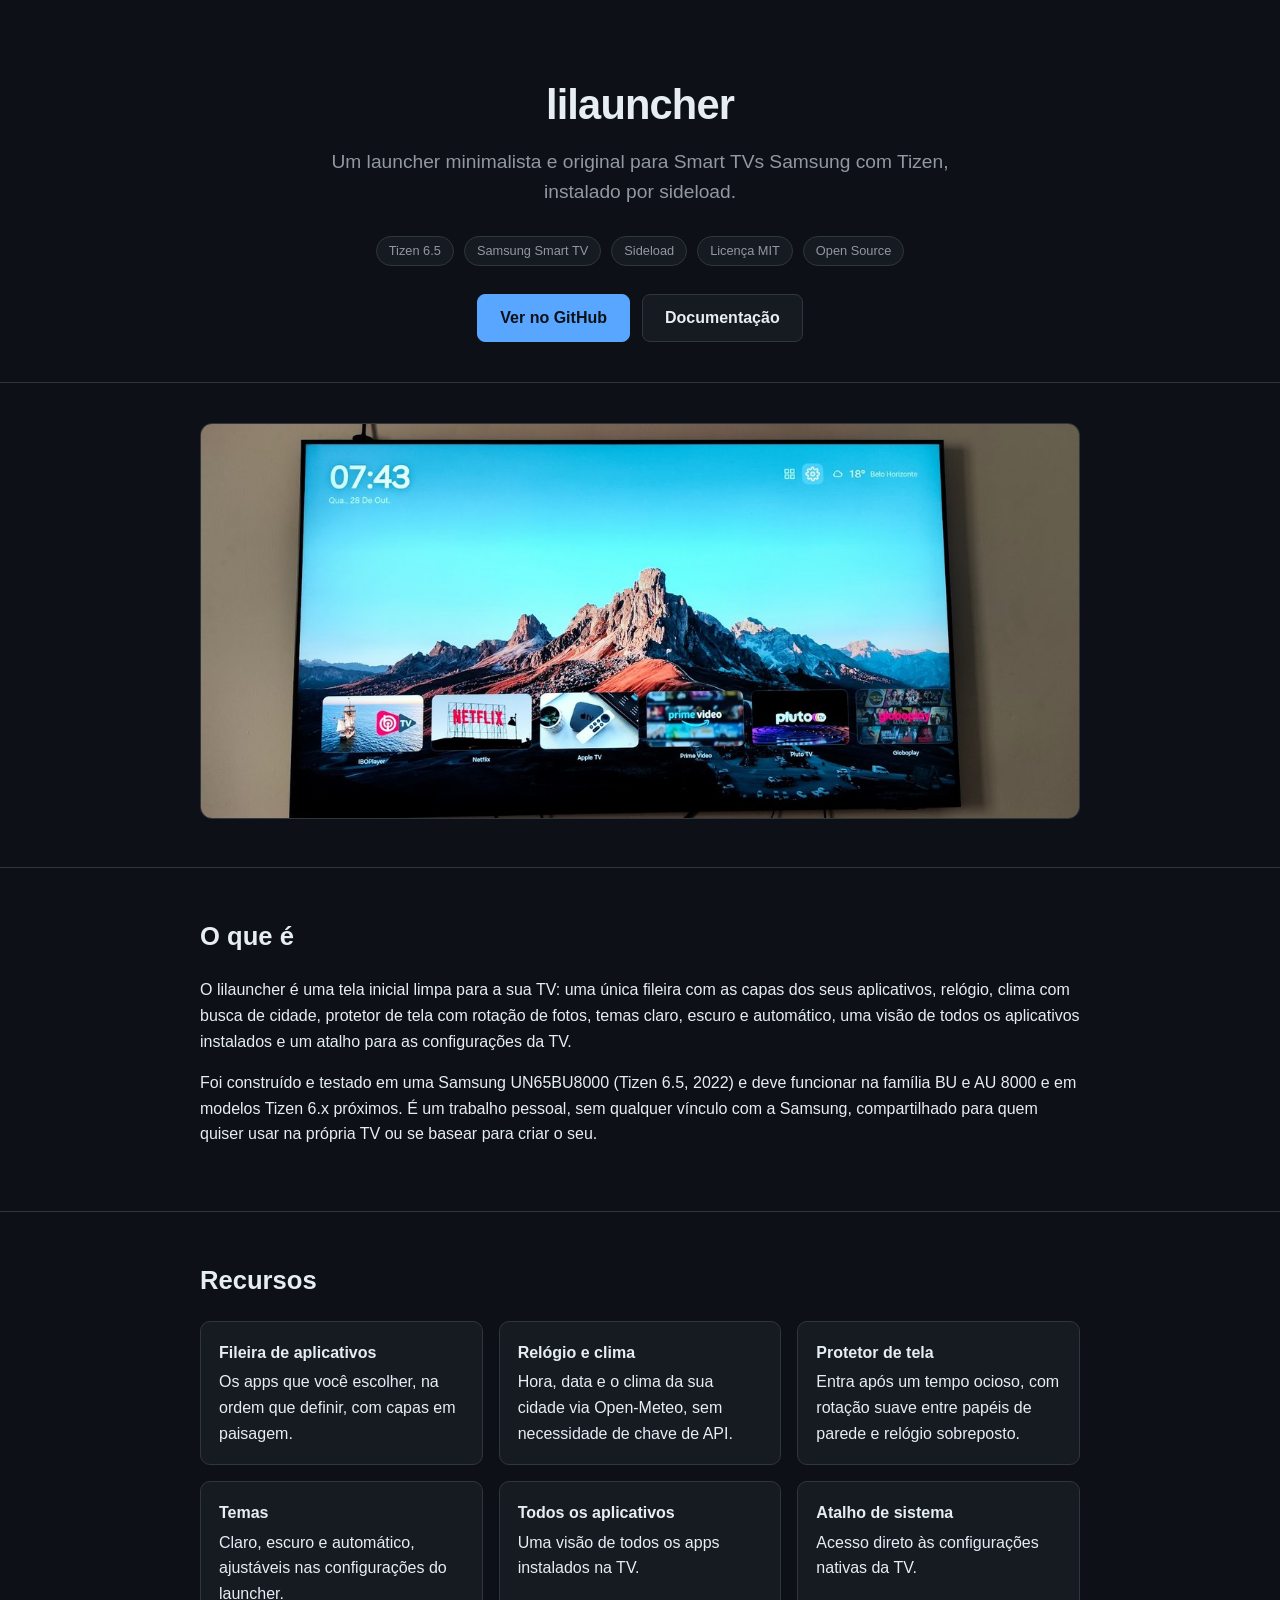
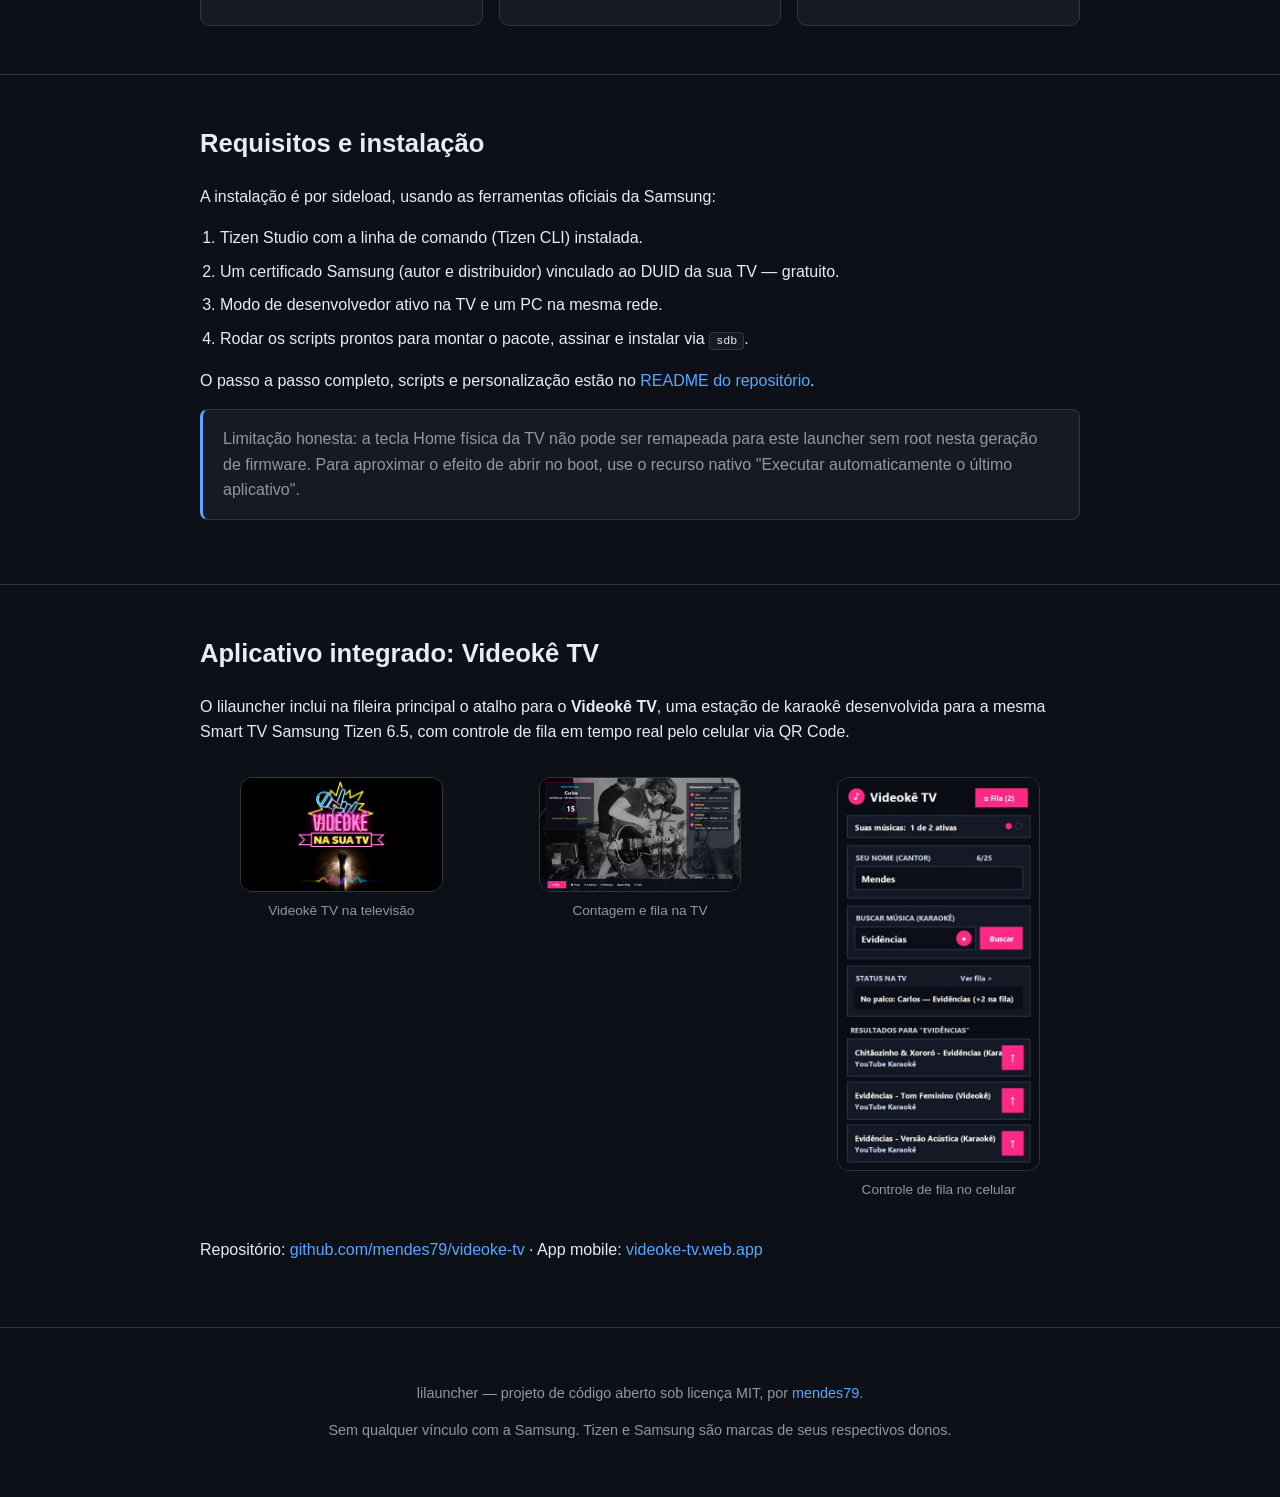
<file: docs/index.html>
<!DOCTYPE html>
<html lang="pt-BR">
<head>
  <meta charset="UTF-8">
  <meta name="viewport" content="width=device-width, initial-scale=1.0">
  <meta name="google-site-verification" content="JggQ9EH6z5rf46waNMvCMPrKzjIK276yV9uyVEO5I9Y" />
  <title>lilauncher — Launcher minimalista para Smart TV Samsung Tizen</title>
  <meta name="description" content="Launcher web minimalista e de código aberto para Smart TVs Samsung com Tizen 6.5, instalado por sideload. Relógio, clima, protetor de tela e seus apps favoritos.">
  <meta name="author" content="mendes79">
  <link rel="canonical" href="https://mendes79.github.io/lilauncher/">

  <!-- Open Graph -->
  <meta property="og:type" content="website">
  <meta property="og:title" content="lilauncher — Launcher minimalista para Smart TV Samsung Tizen">
  <meta property="og:description" content="Launcher web de código aberto para Smart TVs Samsung Tizen 6.5, instalado por sideload. Tela inicial limpa com relógio, clima, protetor de tela e seus apps.">
  <meta property="og:url" content="https://mendes79.github.io/lilauncher/">
  <meta property="og:image" content="https://mendes79.github.io/lilauncher/lilauncher.jpg">
  <meta property="og:locale" content="pt_BR">

  <!-- Twitter -->
  <meta name="twitter:card" content="summary_large_image">
  <meta name="twitter:title" content="lilauncher — Launcher minimalista para Smart TV Samsung Tizen">
  <meta name="twitter:description" content="Launcher web de código aberto para Smart TVs Samsung Tizen 6.5, instalado por sideload.">
  <meta name="twitter:image" content="https://mendes79.github.io/lilauncher/lilauncher.jpg">

  <style>
    :root {
      --bg: #0d1117;
      --surface: #161b22;
      --border: #30363d;
      --text: #e6edf3;
      --muted: #9198a1;
      --accent: #58a6ff;
      --max: 920px;
    }
    * { box-sizing: border-box; }
    body {
      margin: 0;
      font-family: -apple-system, BlinkMacSystemFont, "Segoe UI", Roboto, Helvetica, Arial, sans-serif;
      background: var(--bg);
      color: var(--text);
      line-height: 1.6;
    }
    a { color: var(--accent); text-decoration: none; }
    a:hover { text-decoration: underline; }
    .wrap { max-width: var(--max); margin: 0 auto; padding: 0 20px; }
    header {
      text-align: center;
      padding: 72px 20px 40px;
      border-bottom: 1px solid var(--border);
    }
    header h1 { font-size: 2.6rem; margin: 0 0 8px; letter-spacing: -0.02em; }
    header .tagline { font-size: 1.2rem; color: var(--muted); margin: 0 auto 28px; max-width: 620px; }
    .badges { display: flex; gap: 10px; justify-content: center; flex-wrap: wrap; margin-bottom: 28px; }
    .badge {
      font-size: 0.8rem; color: var(--muted);
      border: 1px solid var(--border); border-radius: 999px;
      padding: 4px 12px; background: var(--surface);
    }
    .cta { display: inline-flex; gap: 12px; flex-wrap: wrap; justify-content: center; }
    .btn {
      display: inline-block; padding: 10px 22px; border-radius: 8px;
      font-weight: 600; border: 1px solid var(--border);
    }
    .btn-primary { background: var(--accent); color: #0d1117; border-color: var(--accent); }
    .btn-primary:hover { text-decoration: none; opacity: 0.9; }
    .btn-ghost { background: var(--surface); color: var(--text); }
    .btn-ghost:hover { text-decoration: none; border-color: var(--muted); }
    section { padding: 48px 0; border-bottom: 1px solid var(--border); }
    section h2 { font-size: 1.6rem; margin: 0 0 20px; }
    .hero img, .shot img {
      width: 100%; border-radius: 12px; border: 1px solid var(--border); display: block;
    }
    .hero { padding-top: 40px; }
    .features { list-style: none; padding: 0; margin: 0; display: grid; grid-template-columns: repeat(auto-fit, minmax(240px, 1fr)); gap: 16px; }
    .features li { background: var(--surface); border: 1px solid var(--border); border-radius: 10px; padding: 18px; }
    .features strong { display: block; margin-bottom: 4px; }
    .gallery { display: grid; grid-template-columns: repeat(auto-fit, minmax(260px, 1fr)); gap: 16px; }
    .shot figcaption { color: var(--muted); font-size: 0.85rem; margin-top: 8px; text-align: center; }
    .note { background: var(--surface); border: 1px solid var(--border); border-left: 3px solid var(--accent); border-radius: 8px; padding: 16px 20px; color: var(--muted); }
    ol.steps { padding-left: 20px; }
    ol.steps li { margin-bottom: 8px; }
    footer { text-align: center; padding: 40px 20px; color: var(--muted); font-size: 0.9rem; }
    code { background: var(--surface); border: 1px solid var(--border); border-radius: 4px; padding: 1px 6px; font-size: 0.9em; }
  </style>
</head>
<body>
  <header>
    <div class="wrap">
      <h1>lilauncher</h1>
      <p class="tagline">Um launcher minimalista e original para Smart TVs Samsung com Tizen, instalado por sideload.</p>
      <div class="badges">
        <span class="badge">Tizen 6.5</span>
        <span class="badge">Samsung Smart TV</span>
        <span class="badge">Sideload</span>
        <span class="badge">Licença MIT</span>
        <span class="badge">Open Source</span>
      </div>
      <div class="cta">
        <a class="btn btn-primary" href="https://github.com/mendes79/lilauncher">Ver no GitHub</a>
        <a class="btn btn-ghost" href="https://github.com/mendes79/lilauncher#readme">Documentação</a>
      </div>
    </div>
  </header>

  <section class="hero">
    <div class="wrap">
      <img src="lilauncher.jpg" alt="Tela inicial do lilauncher em uma Smart TV Samsung Tizen">
    </div>
  </section>

  <section>
    <div class="wrap">
      <h2>O que é</h2>
      <p>O lilauncher é uma tela inicial limpa para a sua TV: uma única fileira com as capas dos seus aplicativos, relógio, clima com busca de cidade, protetor de tela com rotação de fotos, temas claro, escuro e automático, uma visão de todos os aplicativos instalados e um atalho para as configurações da TV.</p>
      <p>Foi construído e testado em uma Samsung UN65BU8000 (Tizen 6.5, 2022) e deve funcionar na família BU e AU 8000 e em modelos Tizen 6.x próximos. É um trabalho pessoal, sem qualquer vínculo com a Samsung, compartilhado para quem quiser usar na própria TV ou se basear para criar o seu.</p>
    </div>
  </section>

  <section>
    <div class="wrap">
      <h2>Recursos</h2>
      <ul class="features">
        <li><strong>Fileira de aplicativos</strong>Os apps que você escolher, na ordem que definir, com capas em paisagem.</li>
        <li><strong>Relógio e clima</strong>Hora, data e o clima da sua cidade via Open-Meteo, sem necessidade de chave de API.</li>
        <li><strong>Protetor de tela</strong>Entra após um tempo ocioso, com rotação suave entre papéis de parede e relógio sobreposto.</li>
        <li><strong>Temas</strong>Claro, escuro e automático, ajustáveis nas configurações do launcher.</li>
        <li><strong>Todos os aplicativos</strong>Uma visão de todos os apps instalados na TV.</li>
        <li><strong>Atalho de sistema</strong>Acesso direto às configurações nativas da TV.</li>
      </ul>
    </div>
  </section>

  <section>
    <div class="wrap">
      <h2>Requisitos e instalação</h2>
      <p>A instalação é por sideload, usando as ferramentas oficiais da Samsung:</p>
      <ol class="steps">
        <li>Tizen Studio com a linha de comando (Tizen CLI) instalada.</li>
        <li>Um certificado Samsung (autor e distribuidor) vinculado ao DUID da sua TV — gratuito.</li>
        <li>Modo de desenvolvedor ativo na TV e um PC na mesma rede.</li>
        <li>Rodar os scripts prontos para montar o pacote, assinar e instalar via <code>sdb</code>.</li>
      </ol>
      <p>O passo a passo completo, scripts e personalização estão no <a href="https://github.com/mendes79/lilauncher#readme">README do repositório</a>.</p>
      <p class="note">Limitação honesta: a tecla Home física da TV não pode ser remapeada para este launcher sem root nesta geração de firmware. Para aproximar o efeito de abrir no boot, use o recurso nativo "Executar automaticamente o último aplicativo".</p>
    </div>
  </section>

  <section>
    <div class="wrap">
      <h2>Aplicativo integrado: Videokê TV</h2>
      <p>O lilauncher inclui na fileira principal o atalho para o <strong>Videokê TV</strong>, uma estação de karaokê desenvolvida para a mesma Smart TV Samsung Tizen 6.5, com controle de fila em tempo real pelo celular via QR Code.</p>
      <div class="gallery">
        <figure class="shot"><img src="videoke-tv.jpg" alt="Tela do Videokê TV na televisão"><figcaption>Videokê TV na televisão</figcaption></figure>
        <figure class="shot"><img src="videoke-countdown.jpg" alt="Tela de contagem e fila do Videokê TV"><figcaption>Contagem e fila na TV</figcaption></figure>
        <figure class="shot"><img src="videoke-mobile.jpg" alt="App mobile de seleção e fila do Videokê TV"><figcaption>Controle de fila no celular</figcaption></figure>
      </div>
      <p style="margin-top:20px;">
        Repositório: <a href="https://github.com/mendes79/videoke-tv">github.com/mendes79/videoke-tv</a> ·
        App mobile: <a href="https://videoke-tv.web.app">videoke-tv.web.app</a>
      </p>
    </div>
  </section>

  <footer>
    <div class="wrap">
      <p>lilauncher — projeto de código aberto sob licença MIT, por <a href="https://github.com/mendes79">mendes79</a>.</p>
      <p>Sem qualquer vínculo com a Samsung. Tizen e Samsung são marcas de seus respectivos donos.</p>
    </div>
  </footer>
</body>
</html>
</file>
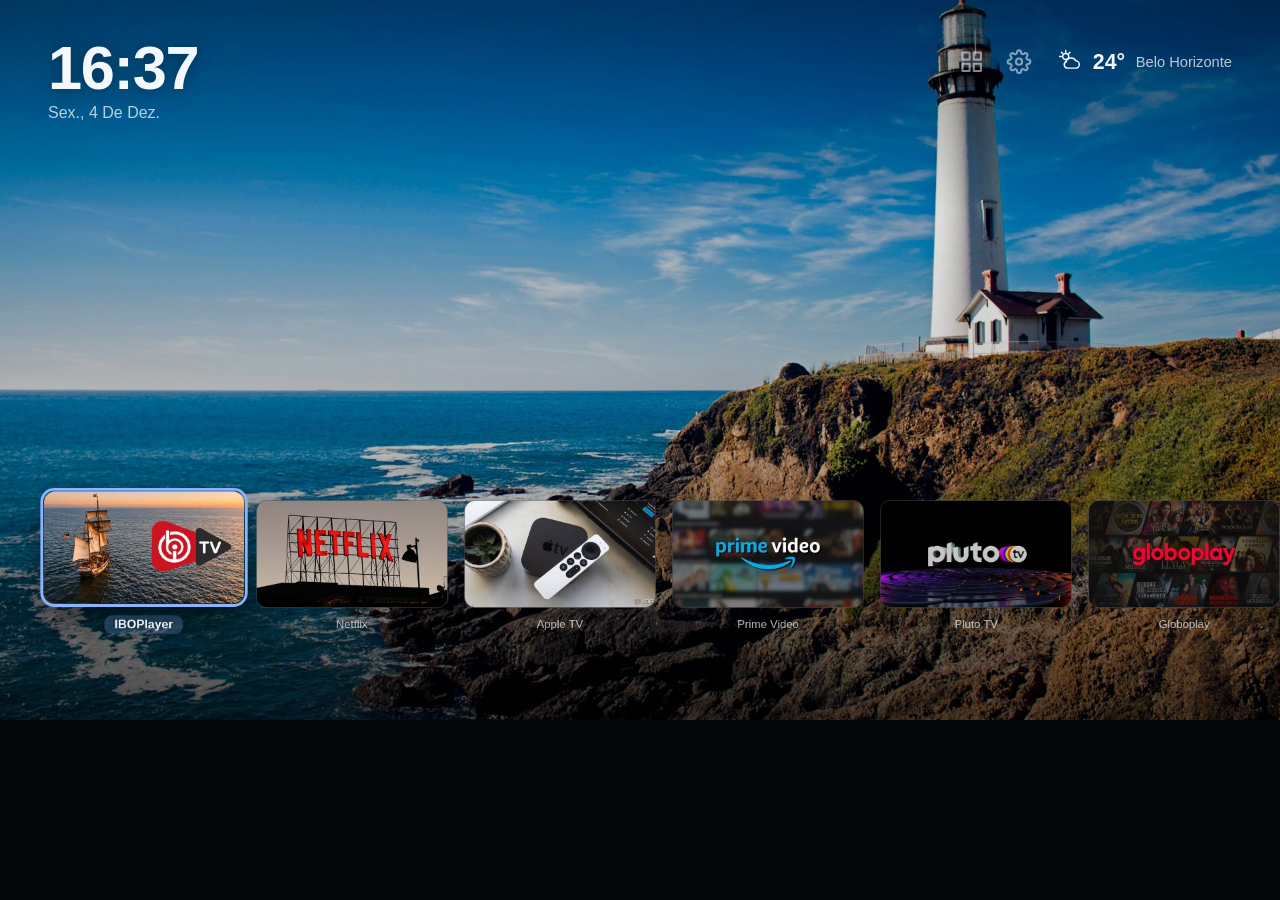
<file: src/index.html>
<!DOCTYPE html>
<html lang="pt-BR">
<head>
<meta charset="utf-8">
<meta name="viewport" content="width=1920, height=1080, initial-scale=1">
<title>Launcher</title>
<link rel="stylesheet" href="css/style.css">
</head>
<body>
<div id="stage">
  <img id="wall" class="wall" alt="">
  <div id="scrim"></div>

  <header id="top">
    <div class="clock">
      <div id="time">--:--</div>
      <div id="date">—</div>
    </div>
    <div class="info">
      <button class="iconbtn" id="btn-apps" title="Todos os apps" aria-label="Todos os apps">
        <svg viewBox="0 0 24 24" fill="none" stroke="currentColor" stroke-width="2" stroke-linecap="round" stroke-linejoin="round"><rect x="3" y="3" width="7" height="7"/><rect x="14" y="3" width="7" height="7"/><rect x="14" y="14" width="7" height="7"/><rect x="3" y="14" width="7" height="7"/></svg>
      </button>
      <button class="iconbtn" id="btn-config" title="Configurações" aria-label="Configurações">
        <svg viewBox="0 0 24 24" fill="none" stroke="currentColor" stroke-width="2" stroke-linecap="round" stroke-linejoin="round"><circle cx="12" cy="12" r="3"/><path d="M19.4 15a1.65 1.65 0 0 0 .33 1.82l.06.06a2 2 0 0 1 0 2.83 2 2 0 0 1-2.83 0l-.06-.06a1.65 1.65 0 0 0-1.82-.33 1.65 1.65 0 0 0-1 1.51V21a2 2 0 0 1-2 2 2 2 0 0 1-2-2v-.09A1.65 1.65 0 0 0 9 19.4a1.65 1.65 0 0 0-1.82.33l-.06.06a2 2 0 0 1-2.83 0 2 2 0 0 1 0-2.83l.06-.06a1.65 1.65 0 0 0 .33-1.82 1.65 1.65 0 0 0-1.51-1H3a2 2 0 0 1-2-2 2 2 0 0 1 2-2h.09A1.65 1.65 0 0 0 4.6 9a1.65 1.65 0 0 0-.33-1.82l-.06-.06a2 2 0 0 1 0-2.83 2 2 0 0 1 2.83 0l.06.06a1.65 1.65 0 0 0 1.82.33H9a1.65 1.65 0 0 0 1-1.51V3a2 2 0 0 1 2-2 2 2 0 0 1 2 2v.09a1.65 1.65 0 0 0 1 1.51 1.65 1.65 0 0 0 1.82-.33l.06-.06a2 2 0 0 1 2.83 0 2 2 0 0 1 0 2.83l-.06.06a1.65 1.65 0 0 0-.33 1.82V9a1.65 1.65 0 0 0 1.51 1H21a2 2 0 0 1 2 2 2 2 0 0 1-2 2h-.09a1.65 1.65 0 0 0-1.51 1z"/></svg>
      </button>
      <div class="wx">
        <div id="weather"><span class="wx-ico">·</span><span id="wx-temp">—</span><span id="wx-city"></span></div>
      </div>
    </div>
  </header>

  <section id="shelf-wrap">
    <div id="shelf"></div>
  </section>

  <footer id="hint">
    <span><b>◀ ▶</b> navegar</span>
    <span><b>OK</b> abrir</span>
    <span><b>azul</b> tema</span>
    <span><b>verde</b> papel de parede</span>
    <span><b>voltar</b> sair</span>
    <span id="mode"></span>
  </footer>

  <!-- Overlay: todos os apps -->
  <div id="allapps" class="overlay hidden">
    <div class="ov-head"><h2><span id="ov-title">Todos os aplicativos</span> <span id="count"></span></h2>
      <div class="ov-hint"><b>voltar</b> fecha</div></div>
    <div class="grid" id="grid-all"></div>
  </div>

  <!-- Menu de configurações do launcher -->
  <div id="settings" class="overlay hidden">
    <div class="ov-head"><h2>Configurações</h2><div class="ov-hint"><b>◀ ▶</b> alterar · <b>voltar</b> fecha</div></div>
    <div class="set-list" id="set-list"></div>
  </div>

  <!-- Seletor visual de papel de parede -->
  <div id="wallpicker" class="wp hidden">
    <div class="wp-scrim"></div>
    <div class="wp-hint"><b>◀ ▶</b> escolher · <b>OK</b> aplicar · <b>voltar</b> cancelar</div>
    <div class="wp-strip" id="wp-strip"></div>
  </div>

  <!-- Busca de cidade para o clima (geocodificação Open-Meteo) -->
  <div id="citysearch" class="overlay hidden">
    <div class="ov-head"><h2>Cidade do clima</h2>
      <div class="ov-hint"><b>OK</b> busca · <b>▼</b> resultados · <b>voltar</b> fecha</div></div>
    <div class="city-box">
      <input id="city-input" type="text" placeholder="Digite a cidade e tecle OK…" autocomplete="off" autocorrect="off" autocapitalize="words" spellcheck="false">
      <div id="city-status" class="city-status"></div>
      <div id="city-results" class="city-results"></div>
    </div>
  </div>

  <!-- Protetor de tela (rotação de papéis de parede com transição) -->
  <div id="saver" class="hidden">
    <img class="saver-bg" id="sbg-a" alt="">
    <img class="saver-bg" id="sbg-b" alt="">
    <div class="saver-dim"></div>
    <div class="saver-clock">
      <div id="s-time">--:--</div>
      <div id="s-date">—</div>
    </div>
  </div>

  <div id="toast"></div>
</div>

<script src="js/data/apps.sample.js"></script>
<script src="js/data/walls.js"></script>
<script src="js/data/shelf.js"></script>
<script src="js/tizen-shim.js"></script>
<script src="js/tv.js"></script>
<script src="js/remote.js"></script>
<script src="js/app.js"></script>
</body>
</html>
</file>
<file: src/css/style.css>
/* Launcher v0.2 — minimalista, papel de parede, fileira única. Desenhado em 1920×1080. */
:root{
  --txt:#f4f7fb; --sub:rgba(255,255,255,.72); --faint:rgba(255,255,255,.45);
  --glass:rgba(22,26,34,.42); --glass-brd:rgba(255,255,255,.14);
  --focus:rgba(255,255,255,.96); --accent:#8ab4ff;
  --tile:150px; --gap:22px; --radius:20px;
}
:root[data-theme="light"]{
  --txt:#10151c; --sub:rgba(20,25,33,.72); --faint:rgba(20,25,33,.5);
  --glass:rgba(255,255,255,.52); --glass-brd:rgba(255,255,255,.7);
  --focus:#10151c; --accent:#2f6bff;
}
*{box-sizing:border-box;margin:0;padding:0}
html,body{width:100%;height:100%;overflow:hidden;background:#05070a;
  font-family:"Inter","SamsungOne","Segoe UI",Arial,sans-serif;color:var(--txt);
  -webkit-font-smoothing:antialiased}

#stage{position:absolute;top:0;left:0;width:1920px;height:1080px;transform-origin:top left;overflow:hidden}

/* Papel de parede (img para compatibilidade com a TV) + véu para legibilidade */
.wall{position:absolute;top:0;right:0;bottom:0;left:0;width:100%;height:100%;object-fit:cover;display:block}
#scrim{position:absolute;top:0;right:0;bottom:0;left:0;pointer-events:none;
  background:linear-gradient(180deg,rgba(0,0,0,.42) 0%,rgba(0,0,0,.12) 30%,rgba(0,0,0,.20) 62%,rgba(0,0,0,.66) 100%)}
:root[data-theme="light"] #scrim{
  background:linear-gradient(180deg,rgba(255,255,255,.42),rgba(255,255,255,.12) 30%,rgba(255,255,255,.22) 62%,rgba(255,255,255,.72))}

/* Cabeçalho */
#top{position:absolute;top:60px;left:72px;right:72px;display:flex;justify-content:space-between;align-items:flex-start}
.clock #time{font-size:92px;font-weight:700;line-height:.92;letter-spacing:-2px;
  font-variant-numeric:tabular-nums;text-shadow:0 2px 24px rgba(0,0,0,.35)}
.clock #date{font-size:24px;color:var(--sub);margin-top:10px;text-transform:capitalize;font-weight:500}
.info{display:flex;align-items:center;gap:18px;padding-top:6px}
.iconbtn{background:none;border:0;padding:8px;margin:0;cursor:pointer;color:var(--sub);
  opacity:.72;display:flex;align-items:center;justify-content:center;overflow:visible;border-radius:14px;
  transition:opacity .15s,transform .15s,color .15s}
.iconbtn svg{width:37px;height:37px;display:block;overflow:visible}
/* foco com maior destaque: chip de fundo + escala maior (aplicado instantâneo) */
.iconbtn.focus{opacity:1;color:var(--txt);transform:scale(1.22);background:rgba(138,180,255,.22)}
:root[data-theme="light"] .iconbtn.focus{background:rgba(47,107,255,.16)}
.wx{text-align:right;margin-left:10px}
#weather{display:flex;align-items:center;gap:12px;justify-content:flex-end;font-size:32px;font-weight:600}
#weather .wx-ico{display:flex;align-items:center}
#weather .wx-ico svg{width:44px;height:44px;display:block}
#wx-temp{font-variant-numeric:tabular-nums}
#wx-city{font-size:22px;color:var(--sub);font-weight:500;margin-left:4px}
.status{margin-top:10px;color:var(--faint);font-size:15px;letter-spacing:.4px}

/* Fileira única (capas hero 16:9) */
#shelf-wrap{position:absolute;left:0;right:0;bottom:130px}
#shelf{display:flex;gap:24px;padding:0 72px;align-items:flex-start;
  will-change:transform;transition:transform .22s cubic-bezier(.22,.61,.36,1)}
.slot{flex:0 0 auto;display:flex;flex-direction:column;align-items:center;gap:12px}
/* GPU: anima só transform (box-shadow/border aplicam instantâneo, sem repaint
   animado — regra de performance medida em TV Tizen). */
.card{width:288px;height:162px;border-radius:16px;position:relative;overflow:hidden;
  background:var(--glass);border:1px solid var(--glass-brd);
  transform:translateZ(0);will-change:transform;backface-visibility:hidden;
  transition:transform .16s ease}
.card .hero{position:absolute;top:0;right:0;bottom:0;left:0;width:100%;height:100%;object-fit:cover;display:block;border-radius:16px}
.card .logo{position:absolute;top:0;right:0;bottom:0;left:0;display:flex;align-items:center;justify-content:center;font-size:40px;font-weight:800}
.cap{font-size:17px;color:var(--sub);max-width:288px;text-align:center;
  white-space:nowrap;overflow:hidden;text-overflow:ellipsis;text-shadow:0 1px 10px rgba(0,0,0,.4)}
/* título do app (só na fileira): preparado para o chip de ênfase no foco */
.slot .cap{display:inline-block;padding:3px 14px;border-radius:11px;
  transform:translateZ(0);will-change:transform;transition:transform .16s ease}

.slot.focus .card{transform:translateY(-10px) scale(1.05);border-color:transparent;
  box-shadow:0 0 0 4px var(--accent),0 22px 50px rgba(0,0,0,.55)}
.slot.focus .cap{color:var(--txt);font-weight:600;transform:scale(1.08);background:rgba(138,180,255,.22)}
:root[data-theme="light"] .slot.focus .cap{background:rgba(47,107,255,.16)}

/* Rodapé (legenda e versão removidos a pedido) */
#hint{position:absolute;left:72px;right:72px;bottom:46px;display:none;gap:26px;color:var(--faint);font-size:16px}
#hint b{color:var(--sub);font-weight:700}
#mode{margin-left:auto;letter-spacing:.4px}

/* Overlay todos os apps */
/* fundo opaco (blur de fundo foi removido: pesado demais p/ a GPU da TV) */
.overlay{position:absolute;top:0;right:0;bottom:0;left:0;background:#0a0d12;
  padding:56px 72px;overflow:hidden}
:root[data-theme="light"] .overlay{background:#eef1f6}
.overlay.hidden,#saver.hidden,.hidden{display:none}
.ov-head{display:flex;justify-content:space-between;align-items:baseline;margin-bottom:28px}
.ov-head h2{font-size:30px;font-weight:600}
.ov-head h2 span{color:var(--faint);font-weight:500}
.ov-hint{color:var(--faint);font-size:16px}.ov-hint b{color:var(--sub)}
.grid{display:grid;grid-template-columns:repeat(8,1fr);gap:20px;align-content:start;
  width:100%;box-sizing:border-box;height:calc(1080px - 200px);overflow:hidden}
.cell{height:150px;border-radius:16px;position:relative;background:var(--glass);
  border:1px solid var(--glass-brd);overflow:hidden}
.cell .logo{position:absolute;top:0;right:0;bottom:28px;left:0;display:flex;align-items:center;justify-content:center;font-size:30px;font-weight:800}
.cell .logo-img{width:62px;height:62px;object-fit:contain}
.cell .hero{position:absolute;top:0;right:0;bottom:0;left:0;width:100%;height:100%;object-fit:cover}
.cell .cap{position:absolute;left:0;right:0;bottom:0;padding:6px 8px;font-size:13px;text-align:center;
  color:var(--sub);white-space:nowrap;overflow:hidden;text-overflow:ellipsis;
  background:linear-gradient(0deg,rgba(0,0,0,.6),transparent)}
.cell.focus .cap{color:#fff}
/* modo diagnóstico: mostra o ID real do app (quebra linha, sem cortar) */
.cell .cap.capid{white-space:normal;line-height:1.2;padding:5px 6px;background:linear-gradient(0deg,rgba(0,0,0,.82),rgba(0,0,0,.4))}
.cell .cap.capid .idtxt{display:block;font-size:11px;color:var(--accent);word-break:break-all;margin-top:2px}
.cell.focus .cap.capid .idtxt{color:#0b0f15}
.cell.cand{box-shadow:0 0 0 2px var(--accent)}
.cell .cap.capid .ocul{color:#ffb86b;font-size:10px}
.cell.focus{box-shadow:0 0 0 3px var(--accent);transform:scale(1.05);z-index:2;background:var(--focus)}
.cell.focus .logo,.cell.focus .cap{color:#0b0f15}

/* Menu de configurações */
.set-list{max-width:920px;margin:16px auto 0;display:flex;flex-direction:column;gap:8px}
.set-row{display:flex;justify-content:space-between;align-items:center;padding:24px 28px;
  border-radius:16px;border:1px solid transparent;font-size:25px}
.set-row .lbl{color:var(--txt);font-weight:500}
.set-row .val{color:var(--sub);display:flex;align-items:center;gap:16px;font-size:23px;min-width:220px;justify-content:flex-end}
.set-row .val .arw{opacity:.45;font-size:26px}
.set-row.focus{background:rgba(255,255,255,.1);border-color:var(--glass-brd)}
:root[data-theme="light"] .set-row.focus{background:rgba(20,25,33,.08)}
.set-row.focus .val{color:var(--txt)}
.set-row.focus .val .arw{opacity:.9}
.set-row.action .val{color:var(--accent)}

/* Seletor visual de papel de parede (miniaturas sobre a imagem em tela cheia) */
.wp{position:absolute;top:0;right:0;bottom:0;left:0;z-index:40}
.wp.hidden{display:none}
.wp-scrim{position:absolute;left:0;right:0;bottom:0;height:380px;
  background:linear-gradient(0deg,rgba(0,0,0,.72),rgba(0,0,0,.25) 55%,transparent)}
.wp-hint{position:absolute;bottom:230px;left:72px;color:#fff;font-size:21px;text-shadow:0 2px 14px rgba(0,0,0,.9)}
.wp-hint b{font-weight:700}
.wp-strip{position:absolute;left:0;right:0;bottom:48px;display:flex;gap:18px;padding:0 72px;
  align-items:flex-end;transition:transform .2s cubic-bezier(.22,.61,.36,1)}
.wp-thumb-item{flex:0 0 auto;width:232px;height:130px;border-radius:12px;object-fit:cover;display:block;
  border:3px solid rgba(255,255,255,.25);
  box-shadow:0 12px 32px rgba(0,0,0,.6);transition:transform .14s ease,border-color .14s ease}
.wp-thumb-item.focus{border-color:#fff;transform:translateY(-14px) scale(1.08);
  box-shadow:0 20px 44px rgba(0,0,0,.7)}
/* miniatura dentro da linha do menu */
.set-row .wp-thumb{display:inline-block;width:86px;height:48px;border-radius:7px;object-fit:cover;
  border:1px solid var(--glass-brd);vertical-align:middle}

/* Busca de cidade (clima) */
.city-box{max-width:980px;margin:28px auto 0}
#city-input{width:100%;box-sizing:border-box;font-size:32px;padding:20px 24px;border-radius:14px;
  background:rgba(255,255,255,.08);border:2px solid var(--glass-brd);color:var(--txt);outline:none;
  font-family:inherit}
#city-input:focus{border-color:var(--accent);background:rgba(255,255,255,.14)}
#city-input::placeholder{color:var(--faint)}
:root[data-theme="light"] #city-input{background:rgba(20,25,33,.05)}
.city-status{margin:18px 4px;color:var(--sub);font-size:21px;min-height:26px}
.city-results{display:flex;flex-direction:column;gap:10px}
.city-row{padding:18px 24px;border-radius:12px;border:1px solid transparent;font-size:25px;color:var(--txt)}
.city-row .sub{color:var(--sub);font-size:19px;margin-left:12px}
.city-row.focus{background:rgba(255,255,255,.1);border-color:var(--accent)}
:root[data-theme="light"] .city-row.focus{background:rgba(20,25,33,.08)}

/* Protetor de tela */
#saver{position:absolute;top:0;right:0;bottom:0;left:0;background:#000;overflow:hidden;z-index:50;color:#fff}
.saver-bg{position:absolute;top:0;right:0;bottom:0;left:0;width:100%;height:100%;object-fit:cover;
  opacity:0;transition:opacity 1.6s ease;will-change:opacity,transform}
.saver-bg.show{opacity:1}
.saver-bg.kb{animation:kenburns 20s ease-out forwards}
@keyframes kenburns{from{transform:scale(1.02)}to{transform:scale(1.12)}}
.saver-dim{position:absolute;top:0;right:0;bottom:0;left:0;background:radial-gradient(130% 90% at 50% 40%,rgba(0,0,0,.15),rgba(0,0,0,.55))}
.saver-clock{position:absolute;top:0;right:0;bottom:0;left:0;display:flex;flex-direction:column;align-items:center;justify-content:center}
#s-time{font-size:150px;font-weight:700;letter-spacing:-3px;text-shadow:0 4px 40px rgba(0,0,0,.8)}
#s-date{font-size:30px;color:rgba(255,255,255,.9);margin-top:6px;text-transform:capitalize;text-shadow:0 2px 20px rgba(0,0,0,.8)}

/* Toast */
#toast{position:absolute;left:50%;bottom:220px;transform:translateX(-50%) translateY(16px);
  background:rgba(16,20,28,.94);border:1px solid var(--glass-brd);
  color:#f4f7fb;padding:14px 26px;border-radius:14px;font-size:21px;opacity:0;pointer-events:none;
  transition:opacity .2s,transform .2s}
#toast.show{opacity:1;transform:translateX(-50%) translateY(0)}
</file>
